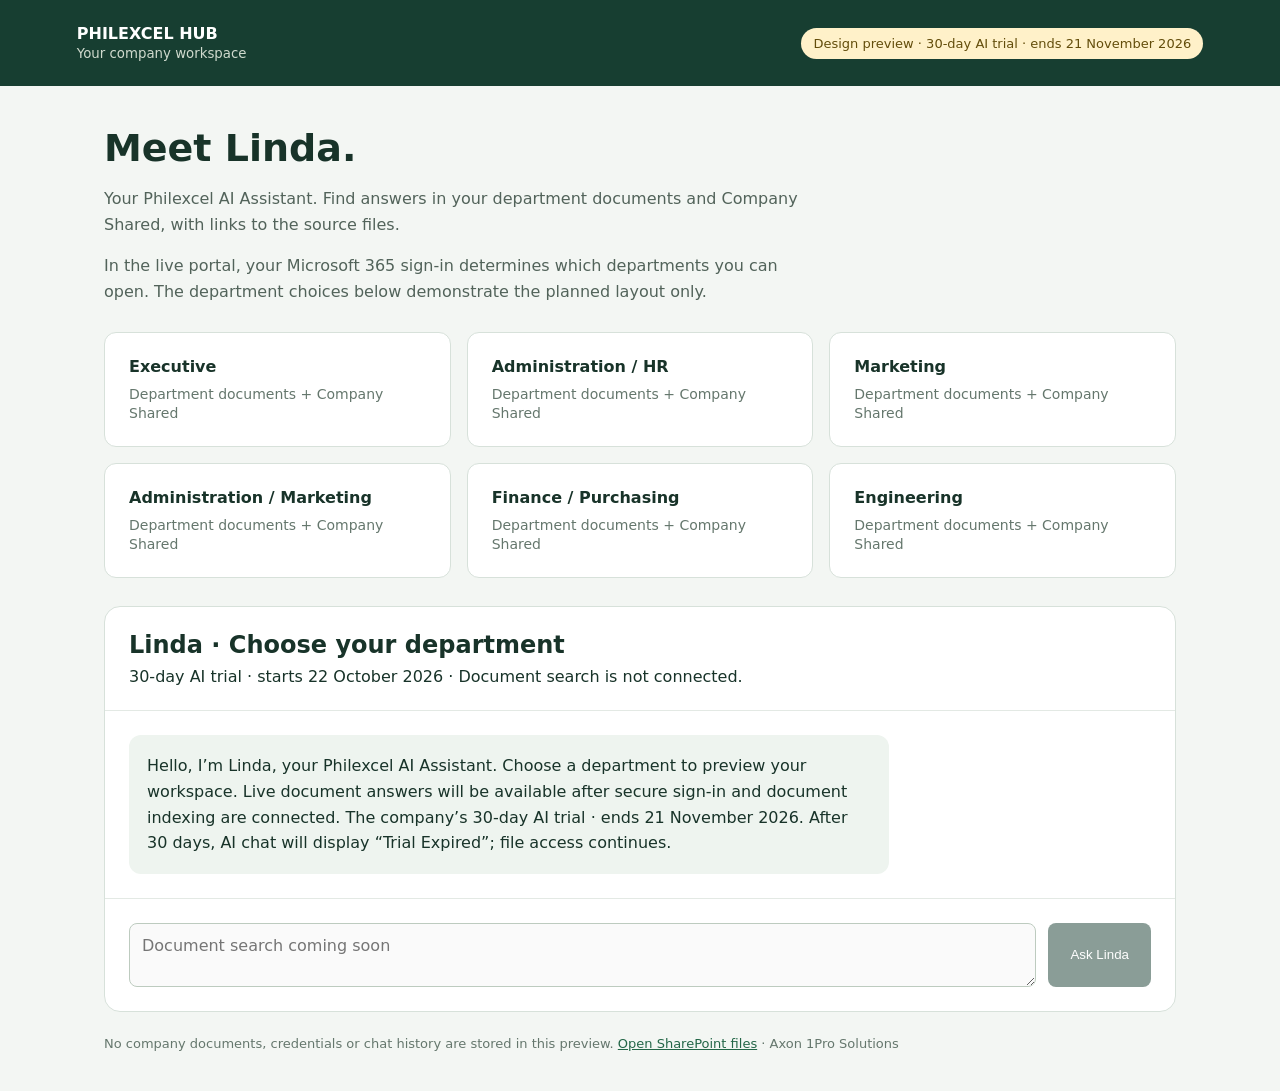
<file: linda-preview.html>
<!doctype html>
<html lang="en"><head><meta charset="utf-8"><meta name="viewport" content="width=device-width,initial-scale=1"><title>Linda | Philexcel AI Assistant</title>
<style>
:root{font:16px system-ui;color:#183329;background:#f3f6f3}*{box-sizing:border-box}body{margin:0}header{background:#173e31;color:white;padding:24px 6%;display:flex;justify-content:space-between;align-items:center}header small{color:#d0dace}main{max-width:1120px;margin:auto;padding:40px 24px}h1{font-size:38px;margin:0 0 12px}.intro{color:#52635a;max-width:720px;line-height:1.6}.badge{background:#fff1c9;color:#634d0b;padding:8px 12px;border-radius:20px;font-size:13px}.grid{display:grid;grid-template-columns:repeat(3,1fr);gap:16px;margin:28px 0}.dept{background:white;border:1px solid #d7e1da;text-align:left;padding:24px;border-radius:12px;font:inherit;color:inherit;cursor:pointer}.dept:hover,.dept[aria-pressed=true]{border-color:#277351;box-shadow:0 0 0 2px #277351}.dept strong{display:block;margin-bottom:8px}.dept span{font-size:14px;color:#65776d}.chat{background:white;border:1px solid #d7e1da;border-radius:16px;overflow:hidden}.chathead{padding:24px;border-bottom:1px solid #e3e9e4}h2{margin:0 0 8px}.messages{padding:24px;min-height:170px}.message{max-width:760px;line-height:1.6;background:#eef4ef;padding:18px;border-radius:12px;white-space:pre-wrap}.composer{display:flex;gap:12px;padding:24px;border-top:1px solid #e3e9e4}textarea{flex:1;resize:vertical;border:1px solid #bdcbbf;border-radius:8px;padding:12px;font:inherit}button.send{background:#173e31;color:white;border:0;border-radius:8px;padding:12px 22px}button:disabled{opacity:.5}footer{font-size:13px;color:#65776d;margin-top:24px}a{color:#236647}@media(max-width:700px){.grid{grid-template-columns:1fr}header{gap:16px;flex-wrap:wrap}h1{font-size:30px}.composer{flex-direction:column}}
</style></head><body><header><div><strong>PHILEXCEL HUB</strong><br><small>Your company workspace</small></div><span class="badge">Design preview · 30-day AI trial · ends 21 November 2026</span></header>
<main><h1>Meet Linda.</h1><p class="intro">Your Philexcel AI Assistant. Find answers in your department documents and Company Shared, with links to the source files.</p><p class="intro">In the live portal, your Microsoft 365 sign-in determines which departments you can open. The department choices below demonstrate the planned layout only.</p>
<div class="grid" id="departments"></div>
<section class="chat" aria-label="Linda chat"><div class="chathead"><h2 id="heading">Linda · Choose your department</h2><div id="scope">30-day AI trial · starts 22 October 2026 · Document search is not connected.</div></div>
<div class="messages" aria-live="polite"><div class="message" id="welcome">Hello, I’m Linda, your Philexcel AI Assistant. Choose a department to preview your workspace. Live document answers will be available after secure sign-in and document indexing are connected. The company’s 30-day AI trial · ends 21 November 2026. After 30 days, AI chat will display “Trial Expired”; file access continues.</div></div>
<form class="composer"><textarea aria-label="Question for Linda" placeholder="Document search coming soon" disabled></textarea><button class="send" disabled>Ask Linda</button></form></section>
<footer>No company documents, credentials or chat history are stored in this preview. <a href="https://data.philexcel.com" target="_blank" rel="noopener">Open SharePoint files</a> · Axon 1Pro Solutions</footer></main>
<script>
const departments=['Executive','Administration / HR','Marketing','Administration / Marketing','Finance / Purchasing','Engineering'];
const grid=document.querySelector('#departments');
for(const name of departments){const b=document.createElement('button');b.className='dept';b.type='button';b.setAttribute('aria-pressed','false');const title=document.createElement('strong');title.textContent=name;const sub=document.createElement('span');sub.textContent='Department documents + Company Shared';b.append(title,sub);b.addEventListener('click',()=>{for(const item of grid.children)item.setAttribute('aria-pressed','false');b.setAttribute('aria-pressed','true');document.querySelector('#heading').textContent='Linda · '+name;document.querySelector('#scope').textContent='Planned search scope: '+name+' and Company Shared';document.querySelector('#welcome').textContent='Hello, I’m Linda. This is the '+name+' workspace preview. Once connected, I will search documents you are authorized to read and cite the source files. Document search is not active yet.'});grid.append(b)}
document.querySelector('form').addEventListener('submit',e=>e.preventDefault());
</script></body></html>
</file>
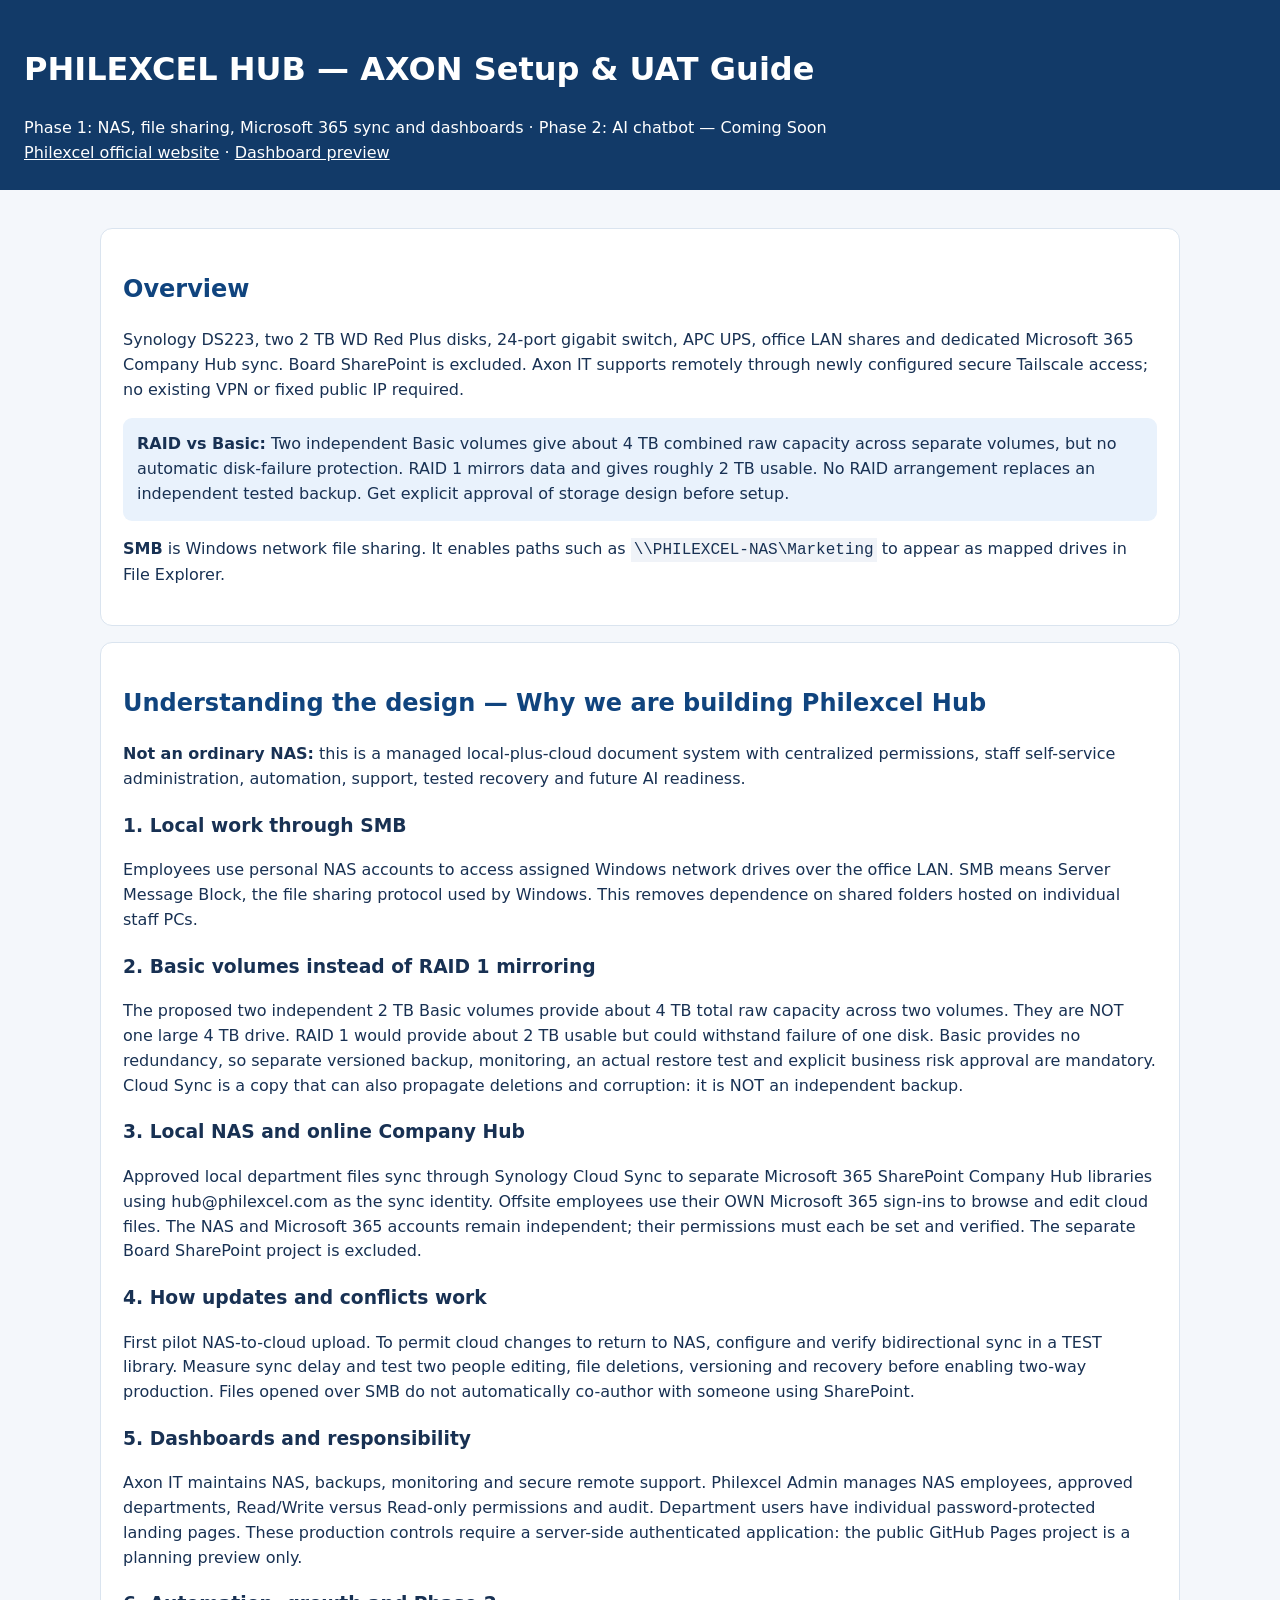
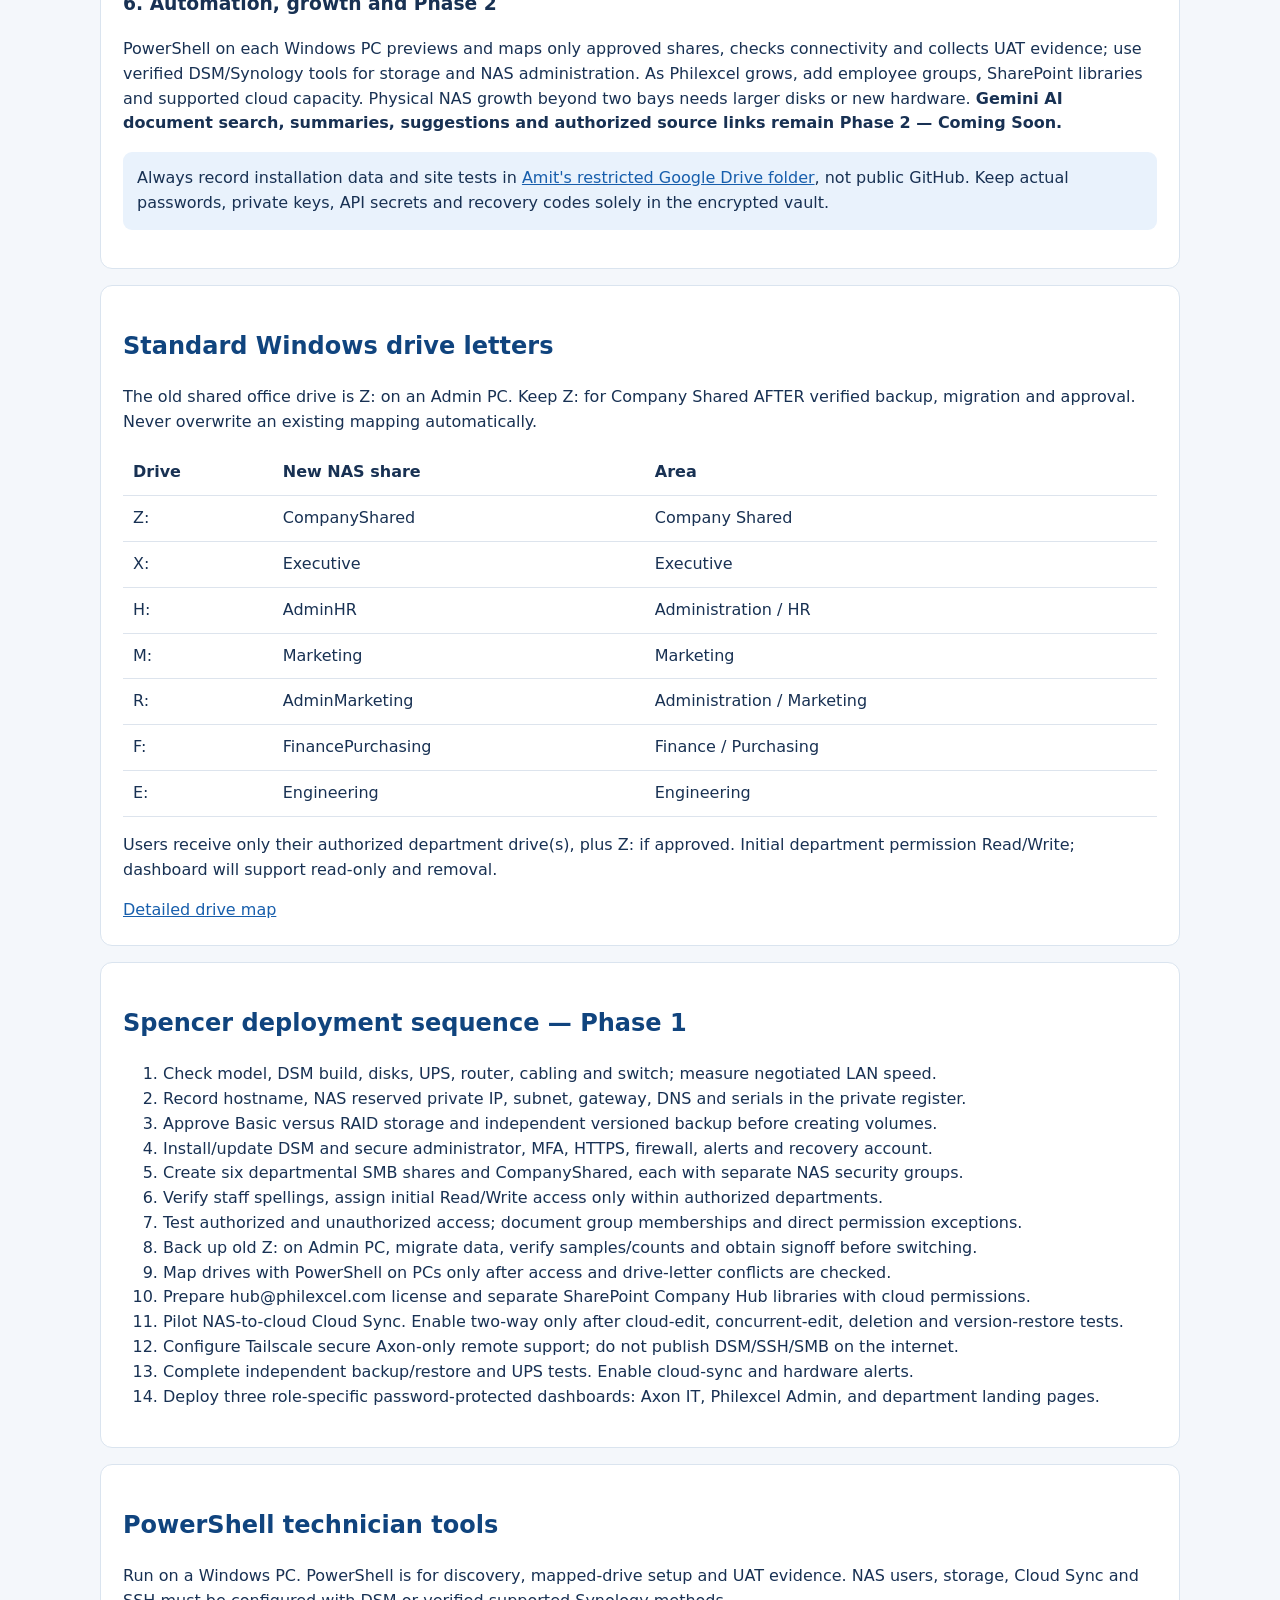
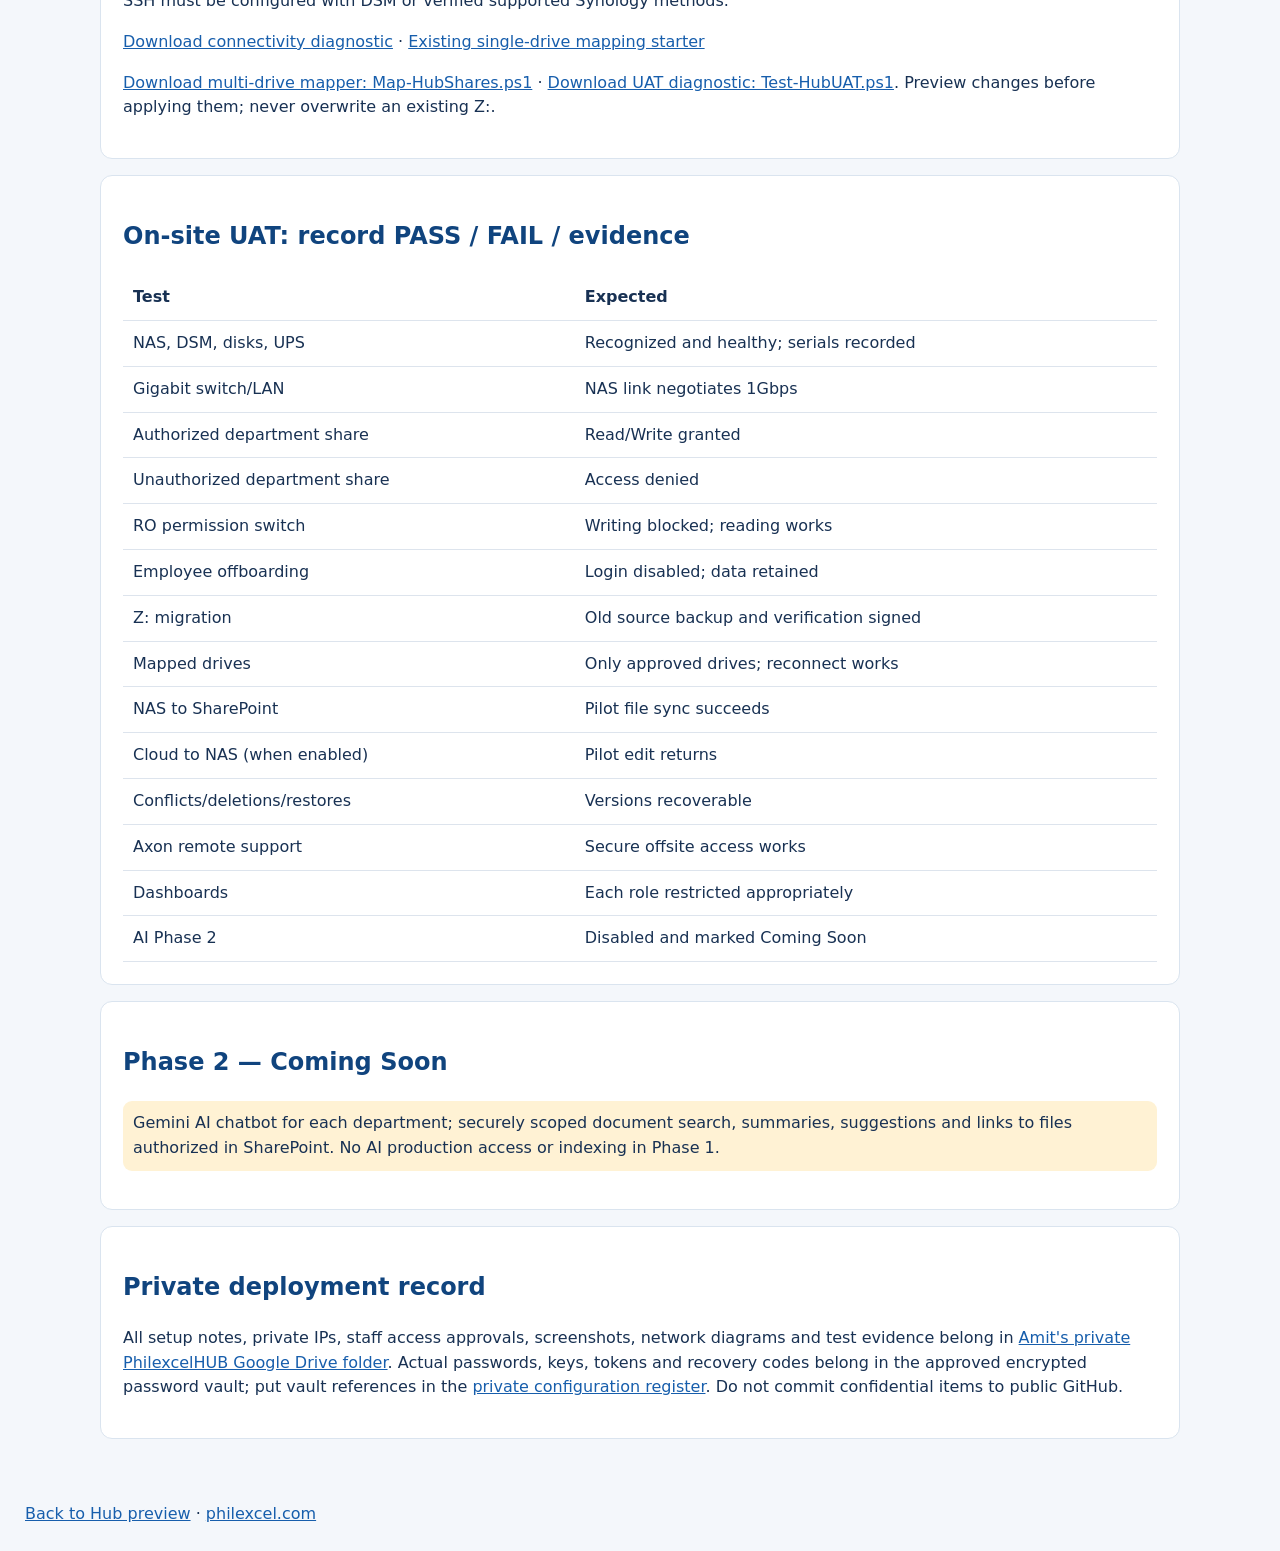
<file: setup.html>
<!doctype html><html lang="en"><meta charset="utf-8"><meta name="viewport" content="width=device-width,initial-scale=1"><title>Philexcel Hub — Setup and UAT</title><style>body{font:16px/1.55 system-ui;background:#f4f7fb;color:#183153;margin:0}header{background:#123a68;color:white;padding:24px}main{max-width:1080px;margin:auto;padding:22px}section{background:white;border:1px solid #dae4ef;border-radius:12px;padding:22px;margin:16px 0}h2{color:#10447e}table{width:100%;border-collapse:collapse}td,th{padding:10px;border-bottom:1px solid #dde4ed;text-align:left}a{color:#175eac}.phase{background:#fff2d4;padding:10px;border-radius:9px}.note{background:#e9f2fc;padding:14px;border-radius:9px}code{background:#f0f3f8;padding:3px}footer{padding:25px}</style><header><h1>PHILEXCEL HUB — AXON Setup & UAT Guide</h1>Phase 1: NAS, file sharing, Microsoft 365 sync and dashboards · Phase 2: AI chatbot — Coming Soon<br><a href="https://philexcel.com" style="color:white">Philexcel official website</a> · <a href="./" style="color:white">Dashboard preview</a></header><main><section><h2>Overview</h2><p>Synology DS223, two 2 TB WD Red Plus disks, 24-port gigabit switch, APC UPS, office LAN shares and dedicated Microsoft 365 Company Hub sync. Board SharePoint is excluded. Axon IT supports remotely through newly configured secure Tailscale access; no existing VPN or fixed public IP required.</p><p class="note"><strong>RAID vs Basic:</strong> Two independent Basic volumes give about 4 TB combined raw capacity across separate volumes, but no automatic disk-failure protection. RAID 1 mirrors data and gives roughly 2 TB usable. No RAID arrangement replaces an independent tested backup. Get explicit approval of storage design before setup.</p><p><strong>SMB</strong> is Windows network file sharing. It enables paths such as <code>\\PHILEXCEL-NAS\Marketing</code> to appear as mapped drives in File Explorer.</p></section><section id="core-concept"><h2>Understanding the design — Why we are building Philexcel Hub</h2><p><strong>Not an ordinary NAS:</strong> this is a managed local-plus-cloud document system with centralized permissions, staff self-service administration, automation, support, tested recovery and future AI readiness.</p><h3>1. Local work through SMB</h3><p>Employees use personal NAS accounts to access assigned Windows network drives over the office LAN. SMB means Server Message Block, the file sharing protocol used by Windows. This removes dependence on shared folders hosted on individual staff PCs.</p><h3>2. Basic volumes instead of RAID 1 mirroring</h3><p>The proposed two independent 2 TB Basic volumes provide about 4 TB total raw capacity across two volumes. They are NOT one large 4 TB drive. RAID 1 would provide about 2 TB usable but could withstand failure of one disk. Basic provides no redundancy, so separate versioned backup, monitoring, an actual restore test and explicit business risk approval are mandatory. Cloud Sync is a copy that can also propagate deletions and corruption: it is NOT an independent backup.</p><h3>3. Local NAS and online Company Hub</h3><p>Approved local department files sync through Synology Cloud Sync to separate Microsoft 365 SharePoint Company Hub libraries using hub@philexcel.com as the sync identity. Offsite employees use their OWN Microsoft 365 sign-ins to browse and edit cloud files. The NAS and Microsoft 365 accounts remain independent; their permissions must each be set and verified. The separate Board SharePoint project is excluded.</p><h3>4. How updates and conflicts work</h3><p>First pilot NAS-to-cloud upload. To permit cloud changes to return to NAS, configure and verify bidirectional sync in a TEST library. Measure sync delay and test two people editing, file deletions, versioning and recovery before enabling two-way production. Files opened over SMB do not automatically co-author with someone using SharePoint.</p><h3>5. Dashboards and responsibility</h3><p>Axon IT maintains NAS, backups, monitoring and secure remote support. Philexcel Admin manages NAS employees, approved departments, Read/Write versus Read-only permissions and audit. Department users have individual password-protected landing pages. These production controls require a server-side authenticated application: the public GitHub Pages project is a planning preview only.</p><h3>6. Automation, growth and Phase 2</h3><p>PowerShell on each Windows PC previews and maps only approved shares, checks connectivity and collects UAT evidence; use verified DSM/Synology tools for storage and NAS administration. As Philexcel grows, add employee groups, SharePoint libraries and supported cloud capacity. Physical NAS growth beyond two bays needs larger disks or new hardware. <strong>Gemini AI document search, summaries, suggestions and authorized source links remain Phase 2 — Coming Soon.</strong></p><p class="note">Always record installation data and site tests in <a href="https://drive.google.com/drive/folders/1fSYazqiP_jbEdeOPxQJVp6BpewiWaLEE">Amit's restricted Google Drive folder</a>, not public GitHub. Keep actual passwords, private keys, API secrets and recovery codes solely in the encrypted vault.</p></section><section><h2>Standard Windows drive letters</h2><p>The old shared office drive is Z: on an Admin PC. Keep Z: for Company Shared AFTER verified backup, migration and approval. Never overwrite an existing mapping automatically.</p><table><tr><th>Drive</th><th>New NAS share</th><th>Area</th></tr><tr><td>Z:</td><td>CompanyShared</td><td>Company Shared</td></tr><tr><td>X:</td><td>Executive</td><td>Executive</td></tr><tr><td>H:</td><td>AdminHR</td><td>Administration / HR</td></tr><tr><td>M:</td><td>Marketing</td><td>Marketing</td></tr><tr><td>R:</td><td>AdminMarketing</td><td>Administration / Marketing</td></tr><tr><td>F:</td><td>FinancePurchasing</td><td>Finance / Purchasing</td></tr><tr><td>E:</td><td>Engineering</td><td>Engineering</td></tr></table><p>Users receive only their authorized department drive(s), plus Z: if approved. Initial department permission Read/Write; dashboard will support read-only and removal.</p><a href="https://github.com/amitaxonsg/PhilexcelHUB/blob/main/docs/DRIVE-MAPPING.md">Detailed drive map</a></section><section><h2>Spencer deployment sequence — Phase 1</h2><ol><li>Check model, DSM build, disks, UPS, router, cabling and switch; measure negotiated LAN speed.</li><li>Record hostname, NAS reserved private IP, subnet, gateway, DNS and serials in the private register.</li><li>Approve Basic versus RAID storage and independent versioned backup before creating volumes.</li><li>Install/update DSM and secure administrator, MFA, HTTPS, firewall, alerts and recovery account.</li><li>Create six departmental SMB shares and CompanyShared, each with separate NAS security groups.</li><li>Verify staff spellings, assign initial Read/Write access only within authorized departments.</li><li>Test authorized and unauthorized access; document group memberships and direct permission exceptions.</li><li>Back up old Z: on Admin PC, migrate data, verify samples/counts and obtain signoff before switching.</li><li>Map drives with PowerShell on PCs only after access and drive-letter conflicts are checked.</li><li>Prepare hub@philexcel.com license and separate SharePoint Company Hub libraries with cloud permissions.</li><li>Pilot NAS-to-cloud Cloud Sync. Enable two-way only after cloud-edit, concurrent-edit, deletion and version-restore tests.</li><li>Configure Tailscale secure Axon-only remote support; do not publish DSM/SSH/SMB on the internet.</li><li>Complete independent backup/restore and UPS tests. Enable cloud-sync and hardware alerts.</li><li>Deploy three role-specific password-protected dashboards: Axon IT, Philexcel Admin, and department landing pages.</li></ol></section><section><h2>PowerShell technician tools</h2><p>Run on a Windows PC. PowerShell is for discovery, mapped-drive setup and UAT evidence. NAS users, storage, Cloud Sync and SSH must be configured with DSM or verified supported Synology methods.</p><p><a href="https://github.com/amitaxonsg/PhilexcelHUB/blob/main/scripts/Get-HubConnectivity.ps1">Download connectivity diagnostic</a> · <a href="https://github.com/amitaxonsg/PhilexcelHUB/blob/main/scripts/Map-HubDrive.ps1">Existing single-drive mapping starter</a></p><p><a href="./scripts/Map-HubShares.ps1" download>Download multi-drive mapper: Map-HubShares.ps1</a> · <a href="./scripts/Test-HubUAT.ps1" download>Download UAT diagnostic: Test-HubUAT.ps1</a>. Preview changes before applying them; never overwrite an existing Z:.</p></section><section><h2>On-site UAT: record PASS / FAIL / evidence</h2><table><tr><th>Test</th><th>Expected</th></tr><tr><td>NAS, DSM, disks, UPS</td><td>Recognized and healthy; serials recorded</td></tr><tr><td>Gigabit switch/LAN</td><td>NAS link negotiates 1Gbps</td></tr><tr><td>Authorized department share</td><td>Read/Write granted</td></tr><tr><td>Unauthorized department share</td><td>Access denied</td></tr><tr><td>RO permission switch</td><td>Writing blocked; reading works</td></tr><tr><td>Employee offboarding</td><td>Login disabled; data retained</td></tr><tr><td>Z: migration</td><td>Old source backup and verification signed</td></tr><tr><td>Mapped drives</td><td>Only approved drives; reconnect works</td></tr><tr><td>NAS to SharePoint</td><td>Pilot file sync succeeds</td></tr><tr><td>Cloud to NAS (when enabled)</td><td>Pilot edit returns</td></tr><tr><td>Conflicts/deletions/restores</td><td>Versions recoverable</td></tr><tr><td>Axon remote support</td><td>Secure offsite access works</td></tr><tr><td>Dashboards</td><td>Each role restricted appropriately</td></tr><tr><td>AI Phase 2</td><td>Disabled and marked Coming Soon</td></tr></table></section><section><h2>Phase 2 — Coming Soon</h2><p class="phase">Gemini AI chatbot for each department; securely scoped document search, summaries, suggestions and links to files authorized in SharePoint. No AI production access or indexing in Phase 1.</p></section><section><h2>Private deployment record</h2><p>All setup notes, private IPs, staff access approvals, screenshots, network diagrams and test evidence belong in <a href="https://drive.google.com/drive/folders/1fSYazqiP_jbEdeOPxQJVp6BpewiWaLEE">Amit's private PhilexcelHUB Google Drive folder</a>. Actual passwords, keys, tokens and recovery codes belong in the approved encrypted password vault; put vault references in the <a href="https://docs.google.com/document/d/1sl62oz4k16-TaB0ieEfKYXCMGKrt-vidcTIKR-CjX4E/edit">private configuration register</a>. Do not commit confidential items to public GitHub.</p></section></main><footer><a href="./">Back to Hub preview</a> · <a href="https://philexcel.com">philexcel.com</a></footer></html>
</file>
